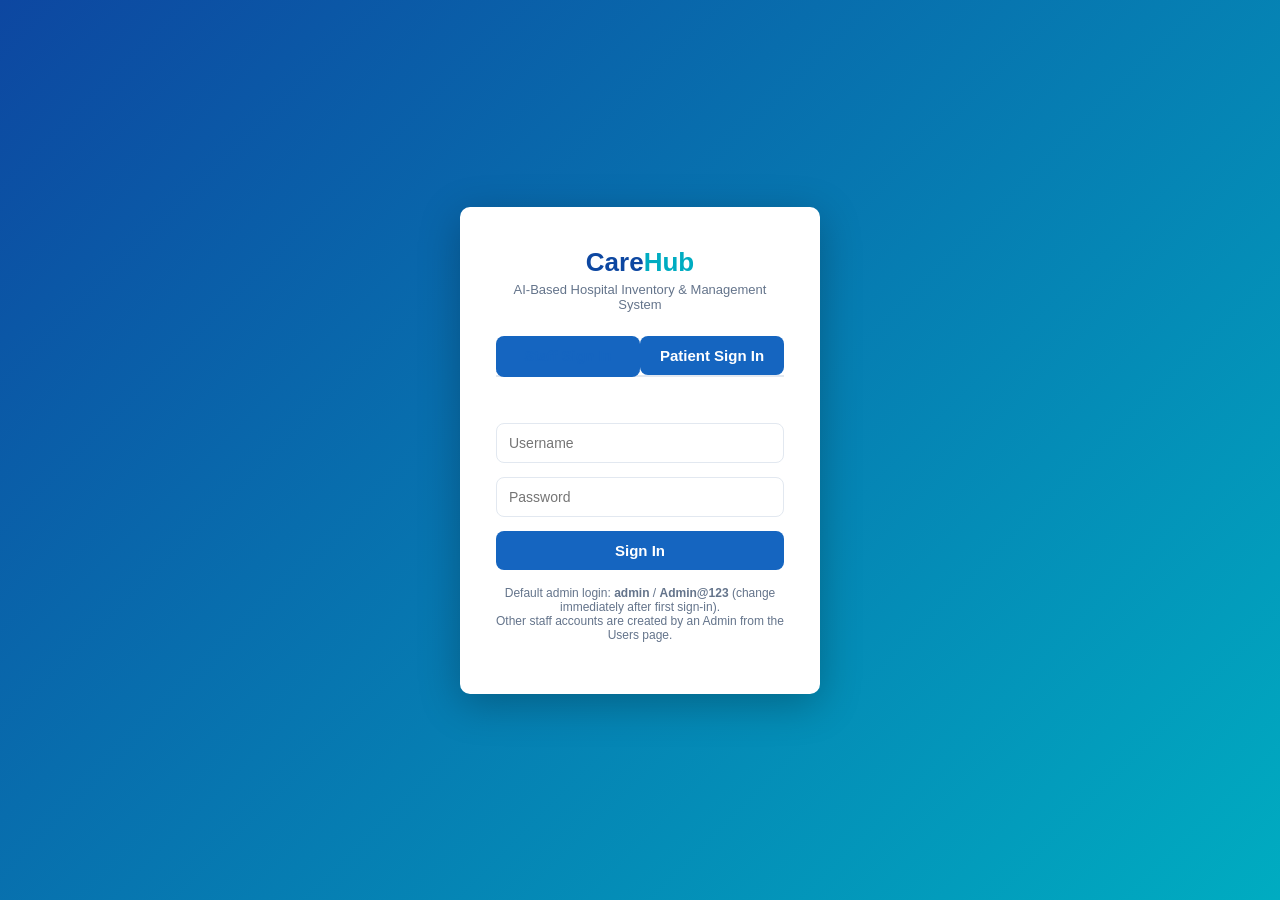
<file: src/main/resources/static/index.html>
<!DOCTYPE html>
<html lang="en">
<head>
<meta charset="UTF-8" />
<title>CareHub</title>
</head>
<body>
  <script src="js/auth.js"></script>
  <script>
    const user = currentUser();
    if (user) {
      window.location.href = user.role === "Patient" ? "patient-dashboard.html" : "dashboard.html";
    } else {
      window.location.href = "login.html";
    }
  </script>
</body>
</html>
</file>
<file: src/main/resources/static/css/style.css>
:root {
  --primary: #1565c0;
  --primary-dark: #0d47a1;
  --accent: #00acc1;
  --bg: #f4f7fb;
  --card-bg: #ffffff;
  --text: #1e293b;
  --muted: #64748b;
  --border: #e2e8f0;
  --danger: #e53935;
  --success: #2e7d32;
  --warning: #ef6c00;
  --radius: 10px;
  --shadow: 0 2px 10px rgba(15, 23, 42, 0.06);
  --table-header-bg: #f1f5f9;
  --row-hover-bg: #f8fafc;
  --btn-secondary-bg: #eef2f7;
  --input-bg: #ffffff;
}

body.dark {
  --bg: #0f172a;
  --card-bg: #1e293b;
  --text: #f1f5f9;
  --muted: #94a3b8;
  --border: #334155;
  --shadow: 0 4px 20px rgba(0, 0, 0, 0.2);
  --table-header-bg: #0f172a;
  --row-hover-bg: rgba(255, 255, 255, 0.02);
  --btn-secondary-bg: #334155;
  --input-bg: #0f172a;
}

input, select, textarea {
  background-color: var(--input-bg);
  color: var(--text);
  border-color: var(--border);
}

* { box-sizing: border-box; }

body {
  margin: 0;
  font-family: "Segoe UI", Roboto, Arial, sans-serif;
  background: var(--bg);
  color: var(--text);
}

/* ---------- Login page ---------- */
.login-wrap {
  min-height: 100vh;
  display: flex;
  align-items: center;
  justify-content: center;
  background: linear-gradient(135deg, var(--primary-dark), var(--accent));
}

.login-card {
  background: var(--card-bg);
  border-radius: var(--radius);
  padding: 40px 36px;
  width: 360px;
  box-shadow: 0 10px 40px rgba(0,0,0,0.25);
  text-align: center;
}

.login-card h1 {
  margin: 0 0 4px;
  color: var(--primary-dark);
  font-size: 26px;
}

.login-card p.tag {
  color: var(--muted);
  margin: 0 0 24px;
  font-size: 13px;
}

.login-card input, .login-card select {
  width: 100%;
  padding: 11px 12px;
  margin-bottom: 14px;
  border: 1px solid var(--border);
  border-radius: 8px;
  font-size: 14px;
}

.login-card button {
  width: 100%;
  padding: 11px;
  border: none;
  border-radius: 8px;
  background: var(--primary);
  color: white;
  font-size: 15px;
  font-weight: 600;
  cursor: pointer;
  transition: background 0.15s;
}

.login-card button:hover { background: var(--primary-dark); }

.login-hint {
  margin-top: 16px;
  font-size: 12px;
  color: var(--muted);
}

.login-error {
  color: var(--danger);
  font-size: 13px;
  margin-bottom: 10px;
  min-height: 16px;
}

/* ---------- App shell ---------- */
.app {
  display: flex;
  min-height: 100vh;
}

.sidebar {
  width: 240px;
  background: var(--primary-dark);
  color: #fff;
  flex-shrink: 0;
  display: flex;
  flex-direction: column;
}

.sidebar .brand {
  padding: 22px 20px;
  font-size: 20px;
  font-weight: 700;
  border-bottom: 1px solid rgba(255,255,255,0.12);
}

.sidebar .brand span { color: var(--accent); }

.sidebar nav {
  flex: 1;
  overflow-y: auto;
  padding: 10px 0;
}

.sidebar a {
  display: block;
  padding: 11px 20px;
  color: rgba(255,255,255,0.85);
  text-decoration: none;
  font-size: 14px;
  border-left: 3px solid transparent;
}

.sidebar a:hover { background: rgba(255,255,255,0.08); }
.sidebar a.active {
  background: rgba(255,255,255,0.12);
  border-left-color: var(--accent);
  font-weight: 600;
  color: #fff;
}

.sidebar .user-box {
  padding: 16px 20px;
  border-top: 1px solid rgba(255,255,255,0.12);
  font-size: 13px;
}

.sidebar .user-box .role {
  color: var(--accent);
  font-weight: 600;
}

.sidebar .logout-btn {
  margin-top: 10px;
  display: inline-block;
  color: #ffb4b4;
  cursor: pointer;
  font-size: 13px;
}

.main {
  flex: 1;
  padding: 28px 34px;
  overflow-x: auto;
}

.topbar {
  display: flex;
  justify-content: space-between;
  align-items: center;
  margin-bottom: 22px;
}

.topbar h2 { margin: 0; font-size: 22px; }
.topbar p { margin: 4px 0 0; color: var(--muted); font-size: 13px; }

/* ---------- Dashboard cards ---------- */
.stat-grid {
  display: grid;
  grid-template-columns: repeat(auto-fit, minmax(190px, 1fr));
  gap: 16px;
  margin-bottom: 28px;
}

.stat-card {
  background: var(--card-bg);
  border-radius: var(--radius);
  padding: 18px 20px;
  box-shadow: var(--shadow);
  border-left: 4px solid var(--primary);
}

.stat-card .num { font-size: 28px; font-weight: 700; color: var(--primary-dark); }
.stat-card .label { font-size: 13px; color: var(--muted); margin-top: 4px; }

/* ---------- Cards / panels ---------- */
.card {
  background: var(--card-bg);
  border-radius: var(--radius);
  box-shadow: var(--shadow);
  padding: 20px;
}

.card-header {
  display: flex;
  justify-content: space-between;
  align-items: center;
  margin-bottom: 16px;
  flex-wrap: wrap;
  gap: 10px;
}

.card-header h3 { margin: 0; font-size: 17px; }

.btn {
  border: none;
  border-radius: 7px;
  padding: 9px 16px;
  font-size: 13px;
  font-weight: 600;
  cursor: pointer;
  transition: opacity 0.15s;
}
.btn:hover { opacity: 0.88; }
.btn-primary { background: var(--primary); color: #fff; }
.btn-danger { background: var(--danger); color: #fff; }
.btn-secondary { background: var(--btn-secondary-bg); color: var(--text); }
.btn-sm { padding: 6px 10px; font-size: 12px; }

input.search-box {
  padding: 9px 12px;
  border: 1px solid var(--border);
  border-radius: 7px;
  font-size: 13px;
  min-width: 220px;
}

/* ---------- Table ---------- */
table {
  width: 100%;
  border-collapse: collapse;
  font-size: 13.5px;
}

thead th {
  text-align: left;
  padding: 10px 12px;
  background: var(--table-header-bg);
  color: var(--muted);
  font-weight: 600;
  text-transform: uppercase;
  font-size: 11.5px;
  letter-spacing: 0.03em;
}

tbody td {
  padding: 10px 12px;
  border-bottom: 1px solid var(--border);
}

tbody tr:hover { background: var(--row-hover-bg); }

.badge {
  padding: 3px 9px;
  border-radius: 20px;
  font-size: 11px;
  font-weight: 600;
}
.badge-green { background: #e6f4ea; color: var(--success); }
.badge-orange { background: #fff3e0; color: var(--warning); }
.badge-red { background: #fdecea; color: var(--danger); }
.badge-blue { background: #e3f2fd; color: var(--primary); }

.actions-cell { display: flex; gap: 6px; }

.empty-row td {
  text-align: center;
  color: var(--muted);
  padding: 30px;
}

/* ---------- Modal ---------- */
.modal-overlay {
  position: fixed;
  inset: 0;
  background: rgba(15, 23, 42, 0.45);
  display: none;
  align-items: center;
  justify-content: center;
  z-index: 100;
}
.modal-overlay.open { display: flex; }

.modal {
  background: var(--card-bg);
  border-radius: var(--radius);
  width: 460px;
  max-width: 92vw;
  max-height: 88vh;
  overflow-y: auto;
  padding: 24px 26px;
  box-shadow: var(--shadow);
}

.modal h3 { margin: 0 0 18px; font-size: 18px; }

.form-group { margin-bottom: 14px; }
.form-group label {
  display: block;
  font-size: 12.5px;
  font-weight: 600;
  color: var(--muted);
  margin-bottom: 5px;
}
.form-group input, .form-group select, .form-group textarea {
  width: 100%;
  padding: 9px 11px;
  border: 1px solid var(--border);
  border-radius: 7px;
  font-size: 13.5px;
  font-family: inherit;
}
.form-group textarea { resize: vertical; min-height: 60px; }

.modal-actions {
  display: flex;
  justify-content: flex-end;
  gap: 10px;
  margin-top: 20px;
}

.toast {
  position: fixed;
  bottom: 24px;
  right: 24px;
  background: var(--primary-dark);
  color: #fff;
  padding: 12px 20px;
  border-radius: 8px;
  font-size: 13.5px;
  box-shadow: 0 6px 20px rgba(0,0,0,0.25);
  z-index: 200;
  opacity: 0;
  transform: translateY(10px);
  transition: all 0.25s;
  pointer-events: none;
}
.toast.show { opacity: 1; transform: translateY(0); }
.toast.error { background: var(--danger); }

.hint-text { font-size: 12px; color: var(--muted); margin-top: -6px; margin-bottom: 12px; }

/* ---- Version 2.0 additions: dashboard grids, AI badges, report cards ---- */
.dash-grid {
  display: grid;
  grid-template-columns: repeat(auto-fit, minmax(360px, 1fr));
  gap: 20px;
  margin-top: 20px;
}
.dash-grid canvas { max-height: 260px; }

.num-red { color: var(--danger) !important; }
.num-orange { color: var(--warning) !important; }

.section-title {
  margin: 28px 0 12px;
  font-size: 15px;
  font-weight: 700;
  color: var(--primary-dark);
  text-transform: uppercase;
  letter-spacing: 0.4px;
}

.ai-card {
  background: #fff;
  border-radius: 12px;
  padding: 16px 18px;
  box-shadow: 0 2px 10px rgba(0,0,0,0.06);
  margin-bottom: 16px;
}
.ai-card .ai-card-head {
  display: flex;
  justify-content: space-between;
  align-items: center;
  margin-bottom: 6px;
}
.ai-card .ai-card-head h4 { margin: 0; font-size: 15px; }
.ai-card .ai-note { font-size: 12.5px; color: var(--muted); }

.report-grid {
  display: grid;
  grid-template-columns: repeat(auto-fit, minmax(260px, 1fr));
  gap: 18px;
  margin-top: 18px;
}
.report-card {
  background: var(--card-bg);
  border-radius: 12px;
  padding: 20px;
  box-shadow: var(--shadow);
}
.report-card h4 { margin: 0 0 6px; }
.report-card p { margin: 0 0 14px; font-size: 13px; color: var(--muted); }
.report-card .report-actions { display: flex; gap: 10px; }

.pill {
  display: inline-block;
  padding: 3px 10px;
  border-radius: 999px;
  font-size: 11.5px;
  font-weight: 600;
}
.pill-pending { background: #fff3e0; color: var(--warning); }
.pill-approved { background: #e3f2fd; color: var(--primary); }
.pill-received { background: #e6f4ea; color: var(--success); }
.pill-rejected { background: #fdecea; color: var(--danger); }

.actions-cell { display: flex; gap: 6px; flex-wrap: wrap; }

/* Theme Toggle Switch */
.theme-toggle-container {
  margin-top: 14px;
  padding-top: 10px;
  border-top: 1px solid rgba(255,255,255,0.08);
  display: flex;
  justify-content: space-between;
  align-items: center;
  font-size: 13px;
  color: rgba(255,255,255,0.7);
}

.theme-switch {
  position: relative;
  display: inline-block;
  width: 44px;
  height: 22px;
}

.theme-switch input {
  opacity: 0;
  width: 0;
  height: 0;
}

.theme-slider {
  position: absolute;
  cursor: pointer;
  top: 0; left: 0; right: 0; bottom: 0;
  background-color: rgba(255, 255, 255, 0.25);
  transition: .3s;
  border-radius: 34px;
}

.theme-slider:before {
  position: absolute;
  content: "";
  height: 16px;
  width: 16px;
  left: 3px;
  bottom: 3px;
  background-color: white;
  transition: .3s;
  border-radius: 50%;
}

input:checked + .theme-slider {
  background-color: var(--accent);
}

input:checked + .theme-slider:before {
  transform: translateX(22px);
}
</file>
